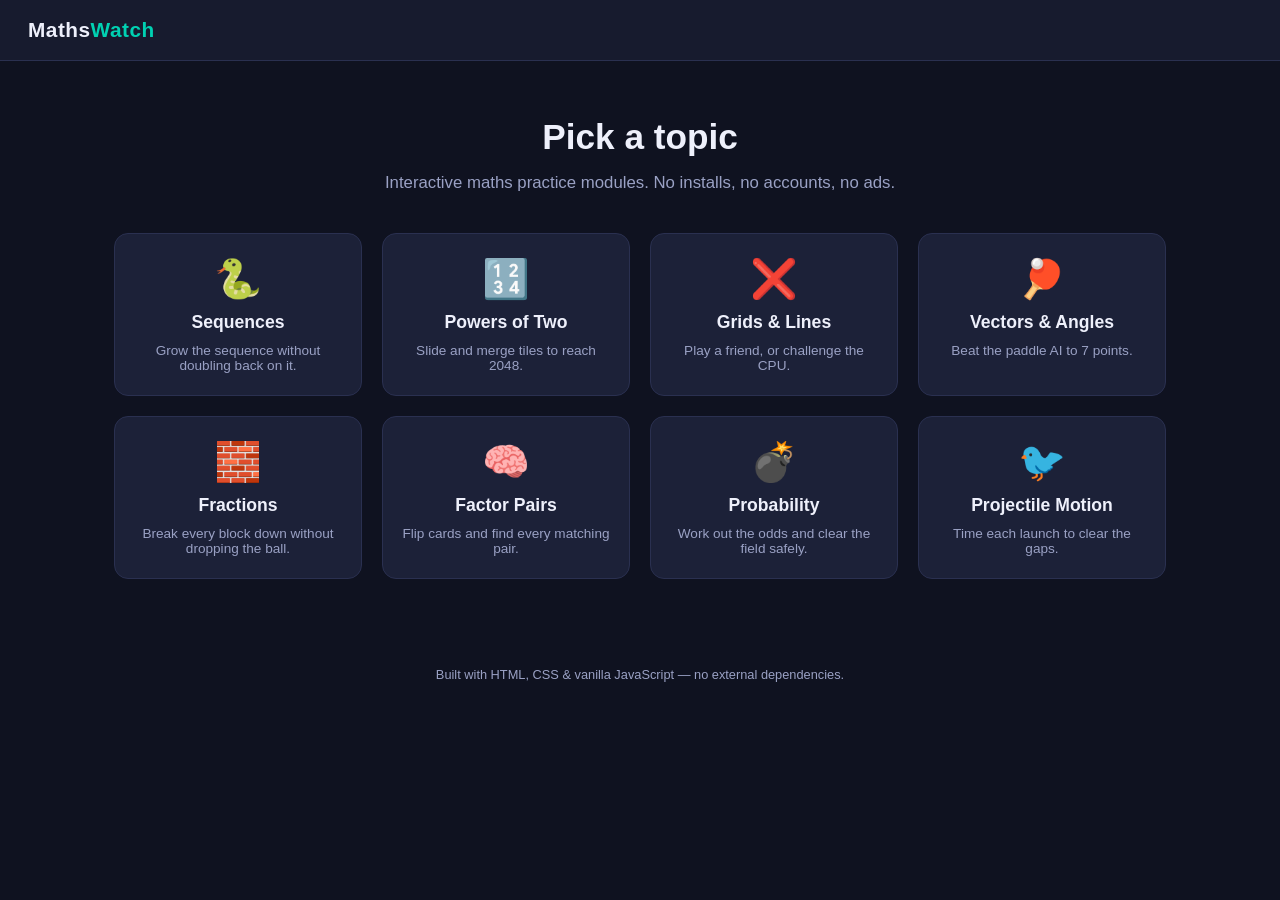
<file: index.html>
<!DOCTYPE html>
<html lang="en">
<head>
<meta charset="UTF-8">
<meta name="viewport" content="width=device-width, initial-scale=1.0">
<title>MathsWatch</title>
<link rel="stylesheet" href="style.css">
</head>
<body>
  <header class="site-header">
    <div class="brand">Maths<span>Watch</span></div>
  </header>

  <main>
    <div class="hero">
      <h1>Pick a topic</h1>
      <p>Interactive maths practice modules. No installs, no accounts, no ads.</p>
    </div>

    <div class="game-grid">
      <a class="game-card" href="topics/sequences/index.html">
        <div class="icon">🐍</div>
        <h3>Sequences</h3>
        <p>Grow the sequence without doubling back on it.</p>
      </a>
      <a class="game-card" href="topics/powers/index.html">
        <div class="icon">🔢</div>
        <h3>Powers of Two</h3>
        <p>Slide and merge tiles to reach 2048.</p>
      </a>
      <a class="game-card" href="topics/geometry/index.html">
        <div class="icon">❌</div>
        <h3>Grids &amp; Lines</h3>
        <p>Play a friend, or challenge the CPU.</p>
      </a>
      <a class="game-card" href="topics/vectors/index.html">
        <div class="icon">🏓</div>
        <h3>Vectors &amp; Angles</h3>
        <p>Beat the paddle AI to 7 points.</p>
      </a>
      <a class="game-card" href="topics/fractions/index.html">
        <div class="icon">🧱</div>
        <h3>Fractions</h3>
        <p>Break every block down without dropping the ball.</p>
      </a>
      <a class="game-card" href="topics/factors/index.html">
        <div class="icon">🧠</div>
        <h3>Factor Pairs</h3>
        <p>Flip cards and find every matching pair.</p>
      </a>
      <a class="game-card" href="topics/probability/index.html">
        <div class="icon">💣</div>
        <h3>Probability</h3>
        <p>Work out the odds and clear the field safely.</p>
      </a>
      <a class="game-card" href="topics/projectiles/index.html">
        <div class="icon">🐦</div>
        <h3>Projectile Motion</h3>
        <p>Time each launch to clear the gaps.</p>
      </a>
    </div>
  </main>

  <footer>Built with HTML, CSS &amp; vanilla JavaScript — no external dependencies.</footer>
</body>
</html>
</file>
<file: style.css>
:root {
  --bg: #0f1220;
  --bg-alt: #171b2e;
  --card: #1c2138;
  --accent: #6c5ce7;
  --accent-2: #00d1b2;
  --text: #eef0fb;
  --text-dim: #9aa1c4;
  --border: #2a3050;
}

* { box-sizing: border-box; }

html, body {
  margin: 0;
  padding: 0;
  background: var(--bg);
  color: var(--text);
  font-family: "Segoe UI", Roboto, Helvetica, Arial, sans-serif;
}

a { color: inherit; text-decoration: none; }

.site-header {
  display: flex;
  align-items: center;
  justify-content: space-between;
  padding: 18px 28px;
  background: var(--bg-alt);
  border-bottom: 1px solid var(--border);
}

.site-header .brand {
  font-size: 1.3rem;
  font-weight: 700;
  letter-spacing: 0.5px;
}

.site-header .brand span { color: var(--accent-2); }

.back-link {
  display: inline-flex;
  align-items: center;
  gap: 6px;
  padding: 8px 14px;
  border: 1px solid var(--border);
  border-radius: 8px;
  font-size: 0.9rem;
  color: var(--text-dim);
  transition: border-color 0.15s, color 0.15s;
}

.back-link:hover { border-color: var(--accent); color: var(--text); }

main {
  max-width: 1100px;
  margin: 0 auto;
  padding: 32px 24px 64px;
}

.hero {
  text-align: center;
  margin-bottom: 40px;
}

.hero h1 {
  font-size: 2.2rem;
  margin-bottom: 8px;
}

.hero p {
  color: var(--text-dim);
  font-size: 1.05rem;
}

.game-grid {
  display: grid;
  grid-template-columns: repeat(auto-fill, minmax(220px, 1fr));
  gap: 20px;
}

.game-card {
  background: var(--card);
  border: 1px solid var(--border);
  border-radius: 14px;
  padding: 22px 18px;
  display: flex;
  flex-direction: column;
  align-items: center;
  gap: 10px;
  text-align: center;
  transition: transform 0.15s ease, border-color 0.15s ease, box-shadow 0.15s ease;
  cursor: pointer;
}

.game-card:hover {
  transform: translateY(-4px);
  border-color: var(--accent);
  box-shadow: 0 8px 24px rgba(108, 92, 231, 0.25);
}

.game-card .icon {
  font-size: 2.4rem;
}

.game-card h3 {
  margin: 0;
  font-size: 1.1rem;
}

.game-card p {
  margin: 0;
  color: var(--text-dim);
  font-size: 0.85rem;
}

.game-page {
  display: flex;
  flex-direction: column;
  align-items: center;
  gap: 16px;
}

.game-page h1 {
  margin: 0;
}

.game-page .controls-hint {
  color: var(--text-dim);
  font-size: 0.9rem;
  text-align: center;
  max-width: 480px;
}

canvas {
  background: #05060d;
  border: 2px solid var(--border);
  border-radius: 10px;
  touch-action: none;
}

.hud {
  display: flex;
  gap: 24px;
  font-size: 1rem;
  color: var(--text-dim);
}

.hud b { color: var(--text); }

.btn {
  background: var(--accent);
  color: #fff;
  border: none;
  padding: 10px 20px;
  border-radius: 8px;
  font-size: 0.95rem;
  cursor: pointer;
  transition: background 0.15s;
}

.btn:hover { background: #5849c4; }

.btn.secondary {
  background: transparent;
  border: 1px solid var(--border);
  color: var(--text);
}

.btn.secondary:hover { border-color: var(--accent); }

.overlay {
  position: fixed;
  inset: 0;
  background: rgba(5, 6, 13, 0.85);
  display: flex;
  align-items: center;
  justify-content: center;
  flex-direction: column;
  gap: 14px;
  z-index: 10;
}

.overlay h2 { font-size: 1.6rem; margin: 0; }

.hidden { display: none !important; }

footer {
  text-align: center;
  color: var(--text-dim);
  font-size: 0.8rem;
  padding: 24px;
}

/* Tic tac toe */
.ttt-board {
  display: grid;
  grid-template-columns: repeat(3, 100px);
  grid-template-rows: repeat(3, 100px);
  gap: 8px;
}

.ttt-cell {
  background: var(--card);
  border: 2px solid var(--border);
  border-radius: 10px;
  font-size: 3rem;
  display: flex;
  align-items: center;
  justify-content: center;
  cursor: pointer;
  user-select: none;
}

.ttt-cell:hover { border-color: var(--accent); }

/* Minesweeper */
.ms-board {
  display: grid;
  gap: 3px;
  background: var(--border);
  padding: 3px;
  border-radius: 8px;
}

.ms-cell {
  width: 28px;
  height: 28px;
  background: var(--card);
  display: flex;
  align-items: center;
  justify-content: center;
  font-size: 0.95rem;
  font-weight: 700;
  cursor: pointer;
  user-select: none;
  border-radius: 3px;
}

.ms-cell.revealed {
  background: var(--bg-alt);
  cursor: default;
}

.ms-cell.mine { background: #d63447; }

/* Memory */
.mem-board {
  display: grid;
  grid-template-columns: repeat(4, 90px);
  gap: 10px;
}

.mem-card {
  width: 90px;
  height: 90px;
  background: var(--card);
  border: 2px solid var(--border);
  border-radius: 10px;
  display: flex;
  align-items: center;
  justify-content: center;
  font-size: 2.4rem;
  cursor: pointer;
  user-select: none;
}

.mem-card.hidden-face { font-size: 1.6rem; color: var(--text-dim); }
.mem-card.matched { border-color: var(--accent-2); opacity: 0.6; cursor: default; }
</file>
